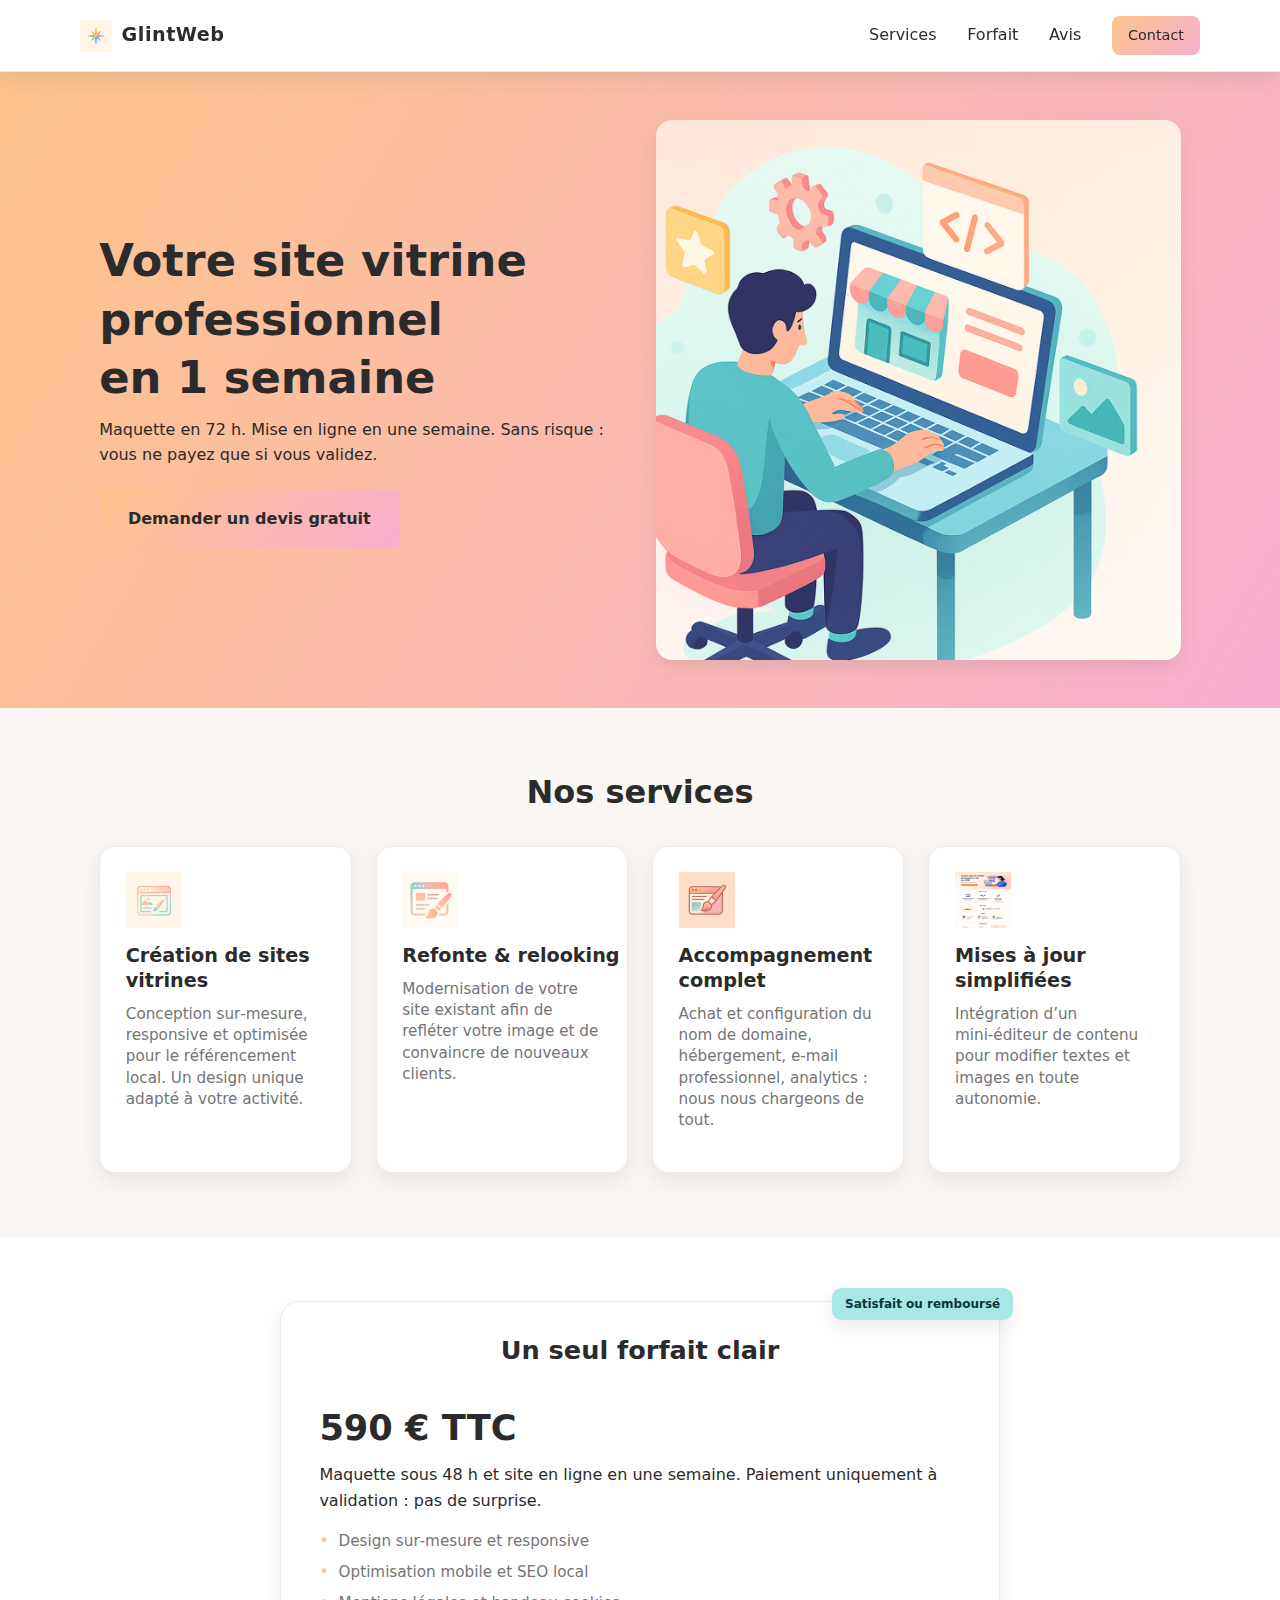
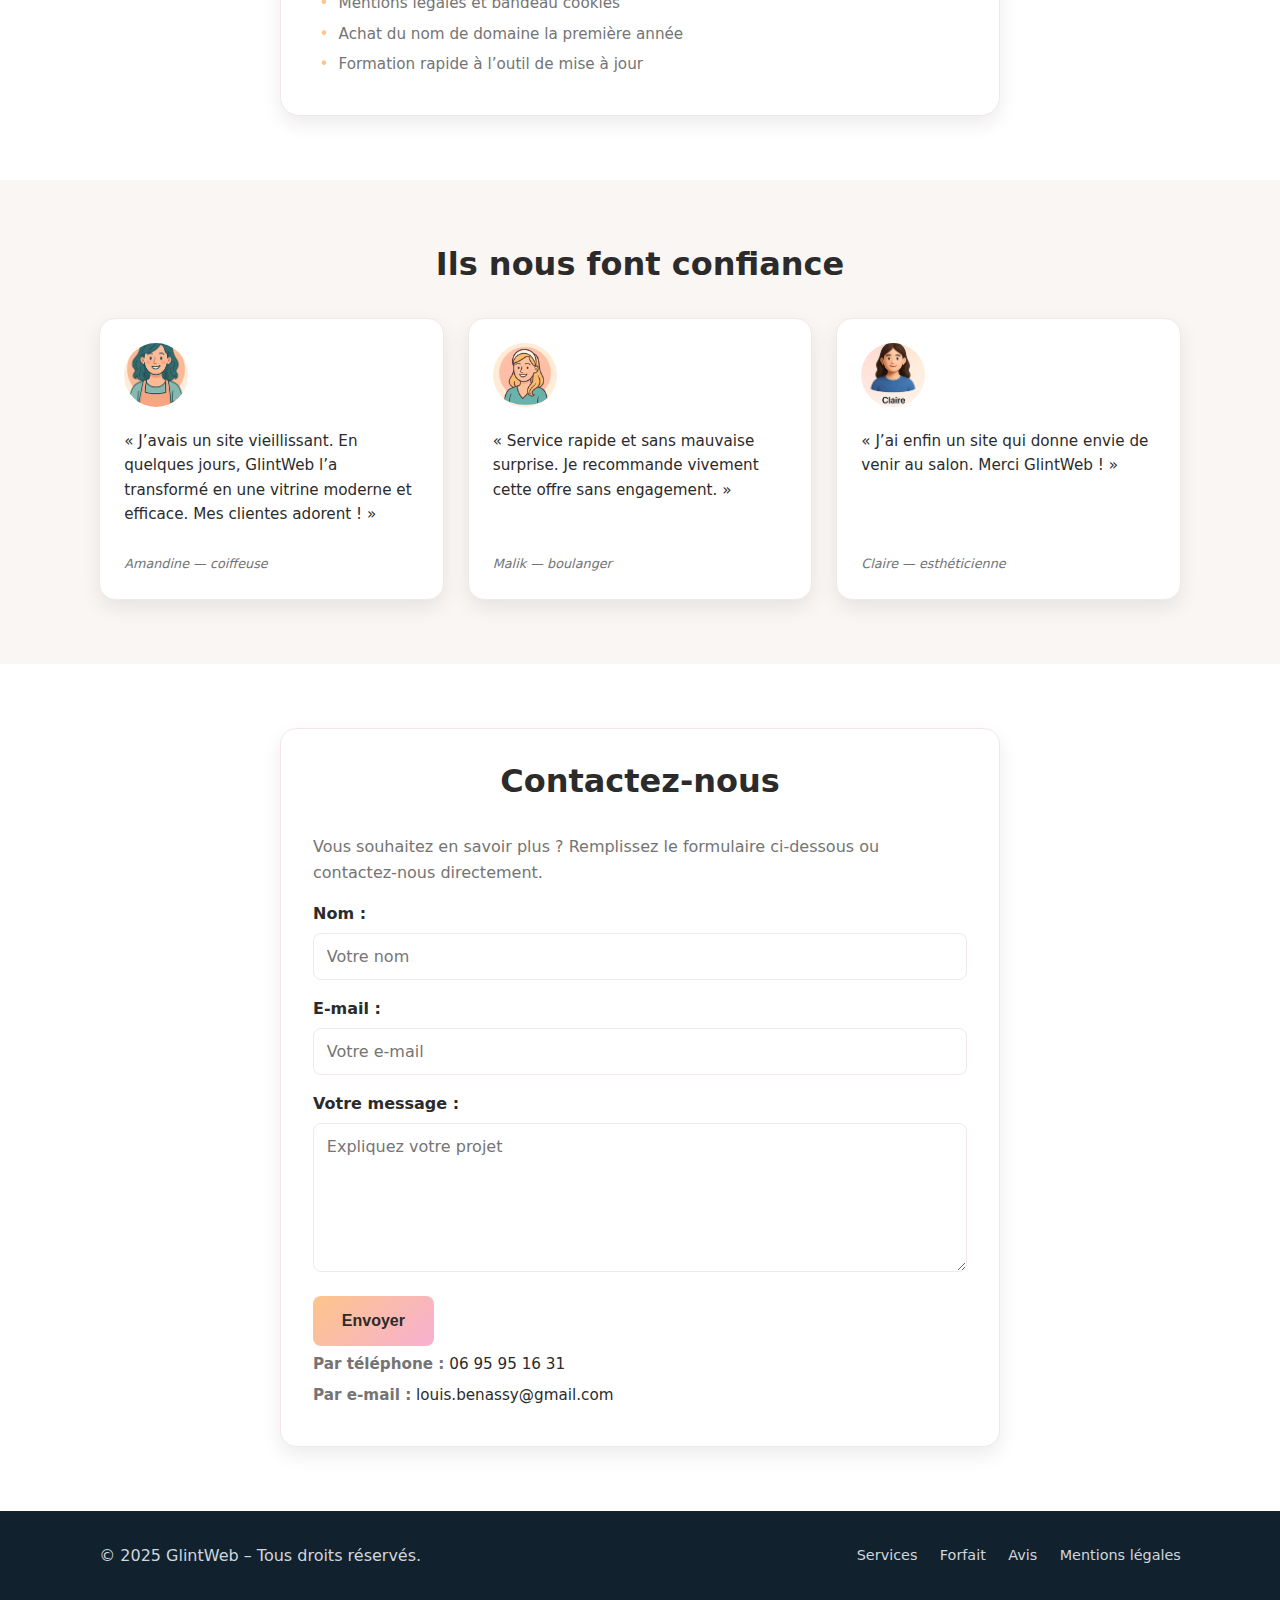
<file: index.html>
<!doctype html>
<html lang="fr">
  <head>
    <meta charset="utf-8">
    <meta name="viewport" content="width=device-width, initial-scale=1">
    <title>GlintWeb — Création de sites web à Béziers</title>
    <!-- Favicon pour l'onglet et les favoris -->
    <link rel="icon" type="image/png" href="images/logo.png">
    <!-- Feuille de style principale -->
    <link rel="stylesheet" href="style.css">
  </head>
  <body>
    <!-- En‑tête avec navigation -->
    <header class="site-header">
      <div class="container nav-container">
        <div class="brand">
          <img src="images/logo.png" alt="Logo GlintWeb" class="brand-icon">
          <span class="brand-name">GlintWeb</span>
        </div>
        <nav class="main-nav">
          <a href="#services">Services</a>
          <a href="#forfait">Forfait</a>
          <a href="#avis">Avis</a>
          <a href="#contact" class="btn btn-small">Contact</a>
        </nav>
      </div>
    </header>

    <!-- Section Héro, avec slogan et illustration -->
    <section class="hero">
      <div class="container hero-content">
        <div class="hero-text">
          <h1>Votre site vitrine professionnel en&nbsp;1&nbsp;semaine</h1>
          <p>Maquette en 72 h. Mise en ligne en une semaine. Sans risque : vous ne payez que si vous validez.</p>
          <a href="#contact" class="btn btn-large">Demander un devis gratuit</a>
        </div>
        <div class="hero-image">
          <img src="images/hero.png" alt="Illustration de création de site web" loading="lazy">
        </div>
      </div>
    </section>

    <!-- Section Services -->
    <section id="services" class="section services">
      <div class="container">
        <h2>Nos services</h2>
        <div class="cards">
          <article class="card">
            <img src="images/icon_create.png" alt="Création de site" class="card-icon">
            <h3>Création de sites vitrines</h3>
            <p>Conception sur‑mesure, responsive et optimisée pour le référencement local. Un design unique adapté à votre activité.</p>
          </article>
          <article class="card">
            <img src="images/icon_redesign.png" alt="Refonte de site" class="card-icon">
            <h3>Refonte&nbsp;&amp;&nbsp;relooking</h3>
            <p>Modernisation de votre site existant afin de refléter votre image et de convaincre de nouveaux clients.</p>
          </article>
          <article class="card">
            <img src="images/icon_support.png" alt="Accompagnement" class="card-icon">
            <h3>Accompagnement complet</h3>
            <p>Achat et configuration du nom de domaine, hébergement, e‑mail professionnel, analytics : nous nous chargeons de tout.</p>
          </article>
          <article class="card">
            <img src="images/icon_update.png" alt="Mises à jour" class="card-icon">
            <h3>Mises à jour simplifiées</h3>
            <p>Intégration d’un mini‑éditeur de contenu pour modifier textes et images en toute autonomie.</p>
          </article>
        </div>
      </div>
    </section>

    <!-- Section Forfait/Prix -->
    <section id="forfait" class="section forfait">
      <div class="container">
        <div class="price-card">
          <span class="badge">Satisfait ou remboursé</span>
          <div class="price-content">
            <h2>Un seul forfait clair</h2>
            <p class="price">590 € TTC</p>
            <p>Maquette sous 48 h et site en ligne en une semaine. Paiement uniquement à validation : pas de surprise.</p>
            <ul class="price-list">
              <li>Design sur‑mesure et responsive</li>
              <li>Optimisation mobile et SEO local</li>
              <li>Mentions légales et bandeau cookies</li>
              <li>Achat du nom de domaine la première année</li>
              <li>Formation rapide à l’outil de mise à jour</li>
            </ul>
          </div>
        </div>
      </div>
    </section>

    <!-- Section Témoignages -->
    <section id="avis" class="section avis">
      <div class="container">
        <h2>Ils nous font confiance</h2>
        <div class="testimonials">
          <article class="testimonial-card">
            <img src="images/avatar_amandine.png" alt="Portrait d’Amandine" class="avatar">
            <p>« J’avais un site vieillissant. En quelques jours, GlintWeb l’a transformé en une vitrine moderne et efficace. Mes clientes adorent ! »</p>
            <span class="meta">Amandine — coiffeuse</span>
          </article>
          <article class="testimonial-card">
            <img src="images/avatar_malik.png" alt="Portrait de Malik" class="avatar">
            <p>« Service rapide et sans mauvaise surprise. Je recommande vivement cette offre sans engagement. »</p>
            <span class="meta">Malik — boulanger</span>
          </article>
          <article class="testimonial-card">
            <img src="images/avatar_claire.png" alt="Portrait de Claire" class="avatar">
            <p>« J’ai enfin un site qui donne envie de venir au salon. Merci GlintWeb ! »</p>
            <span class="meta">Claire — esthéticienne</span>
          </article>
        </div>
      </div>
    </section>

    <!-- Section Contact -->
    <section id="contact" class="section contact">
      <div class="container">
        <div class="contact-card">
          <h2>Contactez‑nous</h2>
          <p>Vous souhaitez en savoir plus ? Remplissez le formulaire ci‑dessous ou contactez‑nous directement.</p>
          <form action="mailto:louis.benassy@gmail.com" method="post" enctype="text/plain">
            <div class="field">
              <label for="name">Nom :</label>
              <input type="text" id="name" name="Nom" required placeholder="Votre nom">
            </div>
            <div class="field">
              <label for="email">E‑mail :</label>
              <input type="email" id="email" name="Email" required placeholder="Votre e‑mail">
            </div>
            <div class="field">
              <label for="message">Votre message :</label>
              <textarea id="message" name="Message" rows="5" required placeholder="Expliquez votre projet"></textarea>
            </div>
            <button type="submit" class="btn btn-large">Envoyer</button>
          </form>
          <div class="alt-contacts">
            <p><strong>Par téléphone :</strong> <a href="tel:+33695951631">06 95 95 16 31</a></p>
            <p><strong>Par e‑mail :</strong> <a href="mailto:louis.benassy@gmail.com">louis.benassy@gmail.com</a></p>
          </div>
        </div>
      </div>
    </section>

    <!-- Pied de page -->
    <footer class="site-footer">
      <div class="container footer-content">
        <span>© 2025 GlintWeb – Tous droits réservés.</span>
        <nav class="footer-nav">
          <a href="#services">Services</a>
          <a href="#forfait">Forfait</a>
          <a href="#avis">Avis</a>
          <a href="mentions-legales.html">Mentions légales</a>
        </nav>
      </div>
    </footer>
  </body>
</html>
</file>
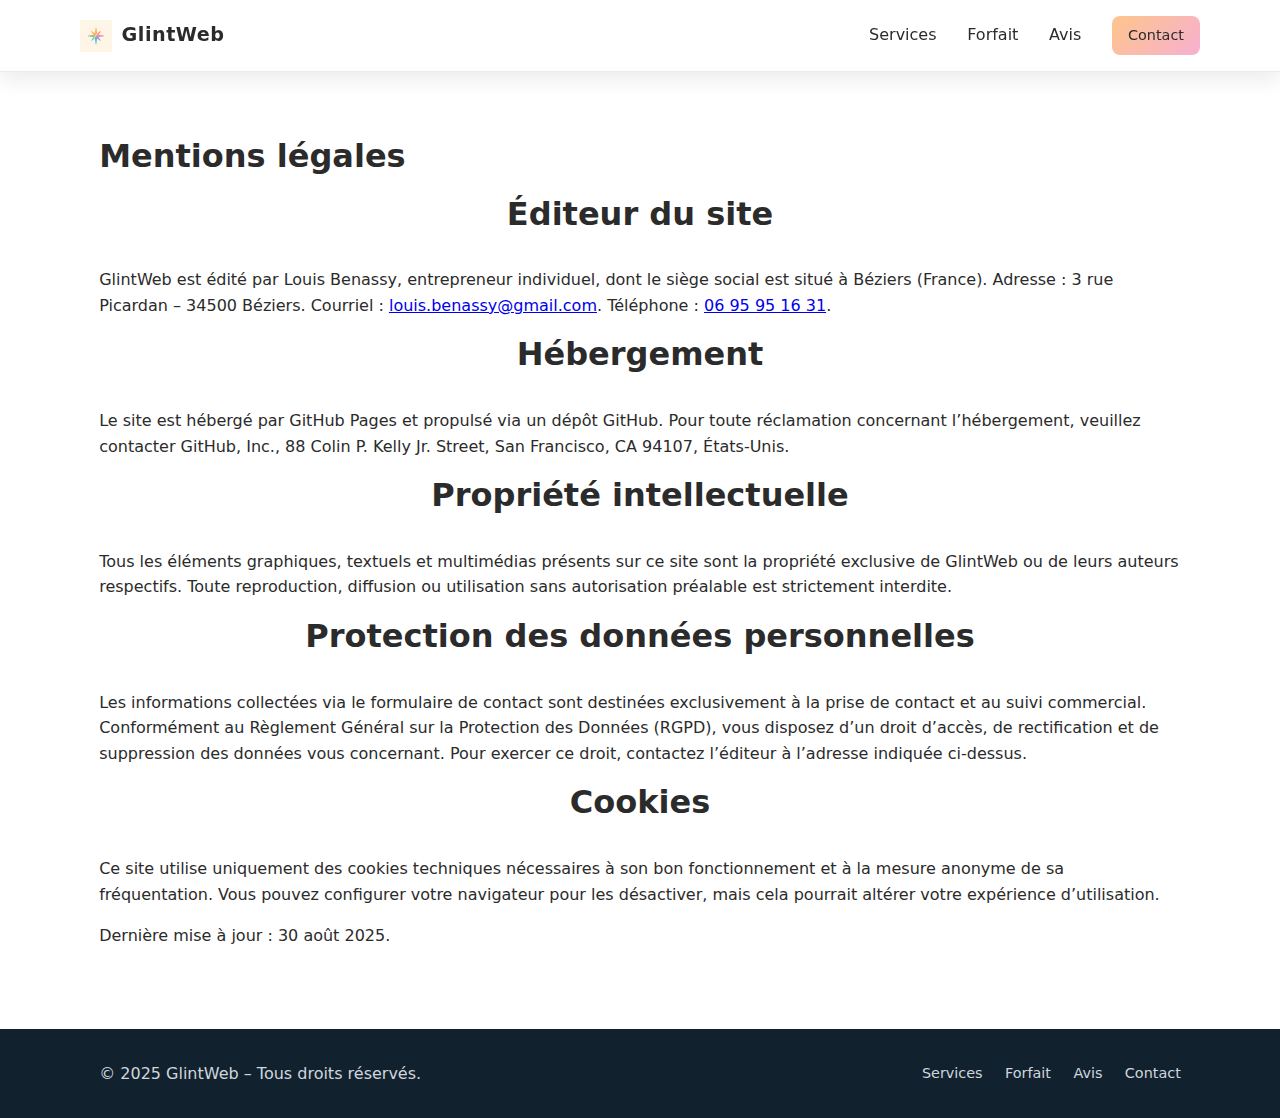
<file: mentions-legales.html>
<!doctype html>
<html lang="fr">
  <head>
    <meta charset="utf-8">
    <meta name="viewport" content="width=device-width, initial-scale=1">
    <title>Mentions légales – GlintWeb</title>
    <link rel="icon" type="image/png" href="images/logo.png">
    <link rel="stylesheet" href="style.css">
  </head>
  <body>
    <header class="site-header">
      <div class="container nav-container">
        <div class="brand">
          <img src="images/logo.png" alt="Logo GlintWeb" class="brand-icon">
          <span class="brand-name">GlintWeb</span>
        </div>
        <nav class="main-nav">
          <a href="index.html#services">Services</a>
          <a href="index.html#forfait">Forfait</a>
          <a href="index.html#avis">Avis</a>
          <a href="index.html#contact" class="btn btn-small">Contact</a>
        </nav>
      </div>
    </header>
    <main class="section">
      <div class="container">
        <h1>Mentions légales</h1>
        <h2>Éditeur du site</h2>
        <p>GlintWeb est édité par Louis Benassy, entrepreneur individuel, dont le siège social est situé à Béziers (France). Adresse : 3 rue Picardan – 34500 Béziers. Courriel : <a href="mailto:louis.benassy@gmail.com">louis.benassy@gmail.com</a>. Téléphone : <a href="tel:+33695951631">06 95 95 16 31</a>.</p>
        <h2>Hébergement</h2>
        <p>Le site est hébergé par GitHub Pages et propulsé via un dépôt GitHub. Pour toute réclamation concernant l’hébergement, veuillez contacter GitHub, Inc., 88 Colin P. Kelly Jr. Street, San Francisco, CA 94107, États‑Unis.</p>
        <h2>Propriété intellectuelle</h2>
        <p>Tous les éléments graphiques, textuels et multimédias présents sur ce site sont la propriété exclusive de GlintWeb ou de leurs auteurs respectifs. Toute reproduction, diffusion ou utilisation sans autorisation préalable est strictement interdite.</p>
        <h2>Protection des données personnelles</h2>
        <p>Les informations collectées via le formulaire de contact sont destinées exclusivement à la prise de contact et au suivi commercial. Conformément au Règlement Général sur la Protection des Données (RGPD), vous disposez d’un droit d’accès, de rectification et de suppression des données vous concernant. Pour exercer ce droit, contactez l’éditeur à l’adresse indiquée ci‑dessus.</p>
        <h2>Cookies</h2>
        <p>Ce site utilise uniquement des cookies techniques nécessaires à son bon fonctionnement et à la mesure anonyme de sa fréquentation. Vous pouvez configurer votre navigateur pour les désactiver, mais cela pourrait altérer votre expérience d’utilisation.</p>
        <p>Dernière mise à jour : 30 août 2025.</p>
      </div>
    </main>
    <footer class="site-footer">
      <div class="container footer-content">
        <span>© 2025 GlintWeb – Tous droits réservés.</span>
        <nav class="footer-nav">
          <a href="index.html#services">Services</a>
          <a href="index.html#forfait">Forfait</a>
          <a href="index.html#avis">Avis</a>
          <a href="index.html#contact">Contact</a>
        </nav>
      </div>
    </footer>
  </body>
</html>
</file>
<file: style.css>
/*
 * GlintWeb – Feuille de style principale
 *
 * Ce fichier définit les variables de couleur, les styles typographiques
 * et la mise en page pour le site vitrine. L'objectif est de produire
 * un design pastel moderne, élégant et facile à lire, en reprenant
 * l'identité visuelle de l'icône étoilée fournie par l'utilisateur.
 */

/* Variables globales de couleur */
:root {
  --color-primary: #FDC58B;   /* pêche/orange clair */
  --color-secondary: #F7B0D1; /* rose doux */
  --color-accent: #A7E8E5;    /* vert d'eau */
  --color-dark: #2B2B2B;      /* couleur de texte principale */
  --color-muted: #faf6f4;     /* arrière‑plan alterné très clair */
  --color-card: #ffffff;      /* fond des cartes */
  --color-border: #f1e9e5;    /* bordure légère */
  --color-gray: #747474;      /* gris pour le texte secondaire */
  --color-footer-bg: #12212e; /* arrière‑plan du pied de page */
  --color-footer-text: #cfd6dd; /* texte du pied de page */
  --shadow: 0 8px 20px rgba(0, 0, 0, 0.08);
}

/* Réinitialisation de base */
* {
  box-sizing: border-box;
}
html, body {
  margin: 0;
  padding: 0;
  font-family: "Inter", system-ui, -apple-system, "Segoe UI", Roboto, Helvetica, Arial, sans-serif;
  color: var(--color-dark);
  background-color: var(--color-card);
  line-height: 1.6;
}
img {
  max-width: 100%;
  height: auto;
  display: block;
}
h1, h2, h3 {
  line-height: 1.3;
  margin: 0 0 .5em;
}
p {
  margin: 0 0 1em;
}
ul {
  margin: .5em 0;
  padding-left: 1.2em;
}
li {
  margin-bottom: .4em;
}

/* Conteneur et sections */
.container {
  max-width: 1120px;
  margin: 0 auto;
  padding: 0 1.2rem;
}
.section {
  padding: 4rem 0;
}
.section:nth-of-type(even) {
  background-color: var(--color-muted);
}
.section h2 {
  text-align: center;
  font-size: 2rem;
  margin-bottom: 2rem;
  color: var(--color-dark);
}

/* Boutons */
.btn {
  display: inline-block;
  padding: .75rem 1.4rem;
  border-radius: .5rem;
  font-weight: 600;
  text-decoration: none;
  border: none;
  background-image: linear-gradient(135deg, var(--color-primary), var(--color-secondary));
  color: var(--color-dark);
  cursor: pointer;
  transition: transform .15s ease, filter .2s ease;
}
.btn:hover,
.btn:focus {
  transform: translateY(-2px);
  filter: brightness(1.05);
}
.btn-small {
  padding: .5rem 1rem;
  font-size: .9rem;
}
.btn-large {
  padding: 1rem 1.8rem;
  font-size: 1rem;
}

/* En‑tête */
.site-header {
  position: sticky;
  top: 0;
  z-index: 999;
  background-color: var(--color-card);
  border-bottom: 1px solid var(--color-border);
  box-shadow: var(--shadow);
}
.nav-container {
  display: flex;
  align-items: center;
  justify-content: space-between;
  padding: 1rem 0;
}
.brand {
  display: flex;
  align-items: center;
  gap: .6rem;
  font-weight: 700;
  font-size: 1.2rem;
  letter-spacing: .5px;
  color: var(--color-dark);
}
.brand-icon {
  width: 32px;
  height: 32px;
}
.main-nav a {
  margin-left: 1.6rem;
  color: var(--color-dark);
  text-decoration: none;
  font-weight: 500;
  position: relative;
  transition: color .2s;
}
.main-nav a:hover {
  color: var(--color-secondary);
}

/* Hero section */
.hero {
  overflow: hidden;
  background: linear-gradient(120deg, var(--color-primary) 0%, var(--color-secondary) 100%);
  padding: 3rem 0;
}
.hero-content {
  display: flex;
  flex-wrap: wrap;
  align-items: center;
  justify-content: space-between;
  gap: 2rem;
}
.hero-text {
  flex: 1 1 380px;
  max-width: 560px;
}
.hero-text h1 {
  font-size: clamp(1.8rem, 4vw + 1rem, 2.8rem);
  margin-bottom: .6rem;
}
.hero-text p {
  font-size: 1rem;
  margin-bottom: 1.4rem;
}
.hero-image {
  flex: 1 1 380px;
  display: flex;
  justify-content: center;
}
.hero-image img {
  max-width: 100%;
  height: auto;
  border-radius: 1rem;
  box-shadow: var(--shadow);
}

/* Cartes de services */
.cards {
  display: grid;
  gap: 1.5rem;
  grid-template-columns: repeat(auto-fit, minmax(240px, 1fr));
}
.card {
  background-color: var(--color-card);
  border: 1px solid var(--color-border);
  border-radius: 1rem;
  padding: 1.6rem;
  box-shadow: var(--shadow);
  transition: transform .15s ease;
}
.card:hover {
  transform: translateY(-3px);
}
.card-icon {
  width: 56px;
  height: 56px;
  margin-bottom: 1rem;
}
.card h3 {
  font-size: 1.2rem;
  margin-bottom: .6rem;
}
.card p {
  color: var(--color-gray);
  font-size: .95rem;
  line-height: 1.4;
}

/* Prix / Forfait */
.price-card {
  position: relative;
  max-width: 720px;
  margin: 0 auto;
  background-color: var(--color-card);
  border: 1px solid var(--color-border);
  border-radius: 1.2rem;
  padding: 2rem 2.4rem;
  box-shadow: var(--shadow);
  display: flex;
  flex-direction: column;
  gap: .8rem;
}
.badge {
  position: absolute;
  top: -14px;
  right: -14px;
  background-color: var(--color-accent);
  color: #05383a;
  padding: .4rem .8rem;
  border-radius: .6rem;
  font-size: .75rem;
  font-weight: 700;
  box-shadow: var(--shadow);
}
.price-content h2 {
  margin-top: 0;
  font-size: 1.6rem;
}
.price {
  font-size: 2.2rem;
  font-weight: 700;
  margin-bottom: .4rem;
  color: var(--color-dark);
}
.price-list {
  list-style-type: none;
  padding: 0;
  margin: .8rem 0 0;
}
.price-list li {
  margin-bottom: .4rem;
  padding-left: 1.2rem;
  position: relative;
  font-size: .95rem;
  color: var(--color-gray);
}
.price-list li::before {
  content: "\2022";
  position: absolute;
  left: 0;
  top: 0;
  color: var(--color-primary);
}

/* Témoignages */
.testimonials {
  display: grid;
  gap: 1.5rem;
  grid-template-columns: repeat(auto-fit, minmax(260px, 1fr));
}
.testimonial-card {
  background-color: var(--color-card);
  border: 1px solid var(--color-border);
  border-radius: 1rem;
  padding: 1.5rem;
  box-shadow: var(--shadow);
  display: flex;
  flex-direction: column;
  gap: .8rem;
}
.testimonial-card .avatar {
  width: 64px;
  height: 64px;
  border-radius: 50%;
  object-fit: cover;
  margin-bottom: .6rem;
}
.testimonial-card p {
  font-size: .95rem;
  color: var(--color-dark);
  flex-grow: 1;
}
.testimonial-card .meta {
  font-size: .8rem;
  color: var(--color-gray);
  font-style: italic;
}

/* Contact */
.contact-card {
  background-color: var(--color-card);
  border: 1px solid var(--color-border);
  border-radius: 1rem;
  padding: 2rem;
  box-shadow: var(--shadow);
  max-width: 720px;
  margin: 0 auto;
}
.contact-card h2 {
  margin-top: 0;
}
.contact-card p {
  color: var(--color-gray);
}
.field {
  margin-bottom: 1rem;
}
.field label {
  display: block;
  margin-bottom: .4rem;
  font-weight: 600;
}
.field input,
.field textarea {
  width: 100%;
  padding: .6rem .8rem;
  border: 1px solid var(--color-border);
  border-radius: .5rem;
  font: inherit;
  color: var(--color-dark);
  background-color: #ffffff;
}
.field input:focus,
.field textarea:focus {
  outline: 3px solid var(--color-secondary);
}
.alt-contacts p {
  margin: .4rem 0;
  font-size: .95rem;
}
.alt-contacts a {
  color: var(--color-dark);
  text-decoration: none;
}
.alt-contacts a:hover {
  text-decoration: underline;
}

/* Pied de page */
.site-footer {
  background-color: var(--color-footer-bg);
  color: var(--color-footer-text);
  padding: 2rem 0;
}
.footer-content {
  display: flex;
  flex-direction: column;
  gap: 1rem;
  align-items: center;
  justify-content: center;
}
.footer-nav {
  display: flex;
  gap: 1.4rem;
}
.footer-nav a {
  color: var(--color-footer-text);
  text-decoration: none;
  font-size: .9rem;
}
.footer-nav a:hover {
  text-decoration: underline;
}

/* Responsive ajustements */
@media (min-width: 768px) {
  .footer-content {
    flex-direction: row;
    justify-content: space-between;
  }
}
</file>
